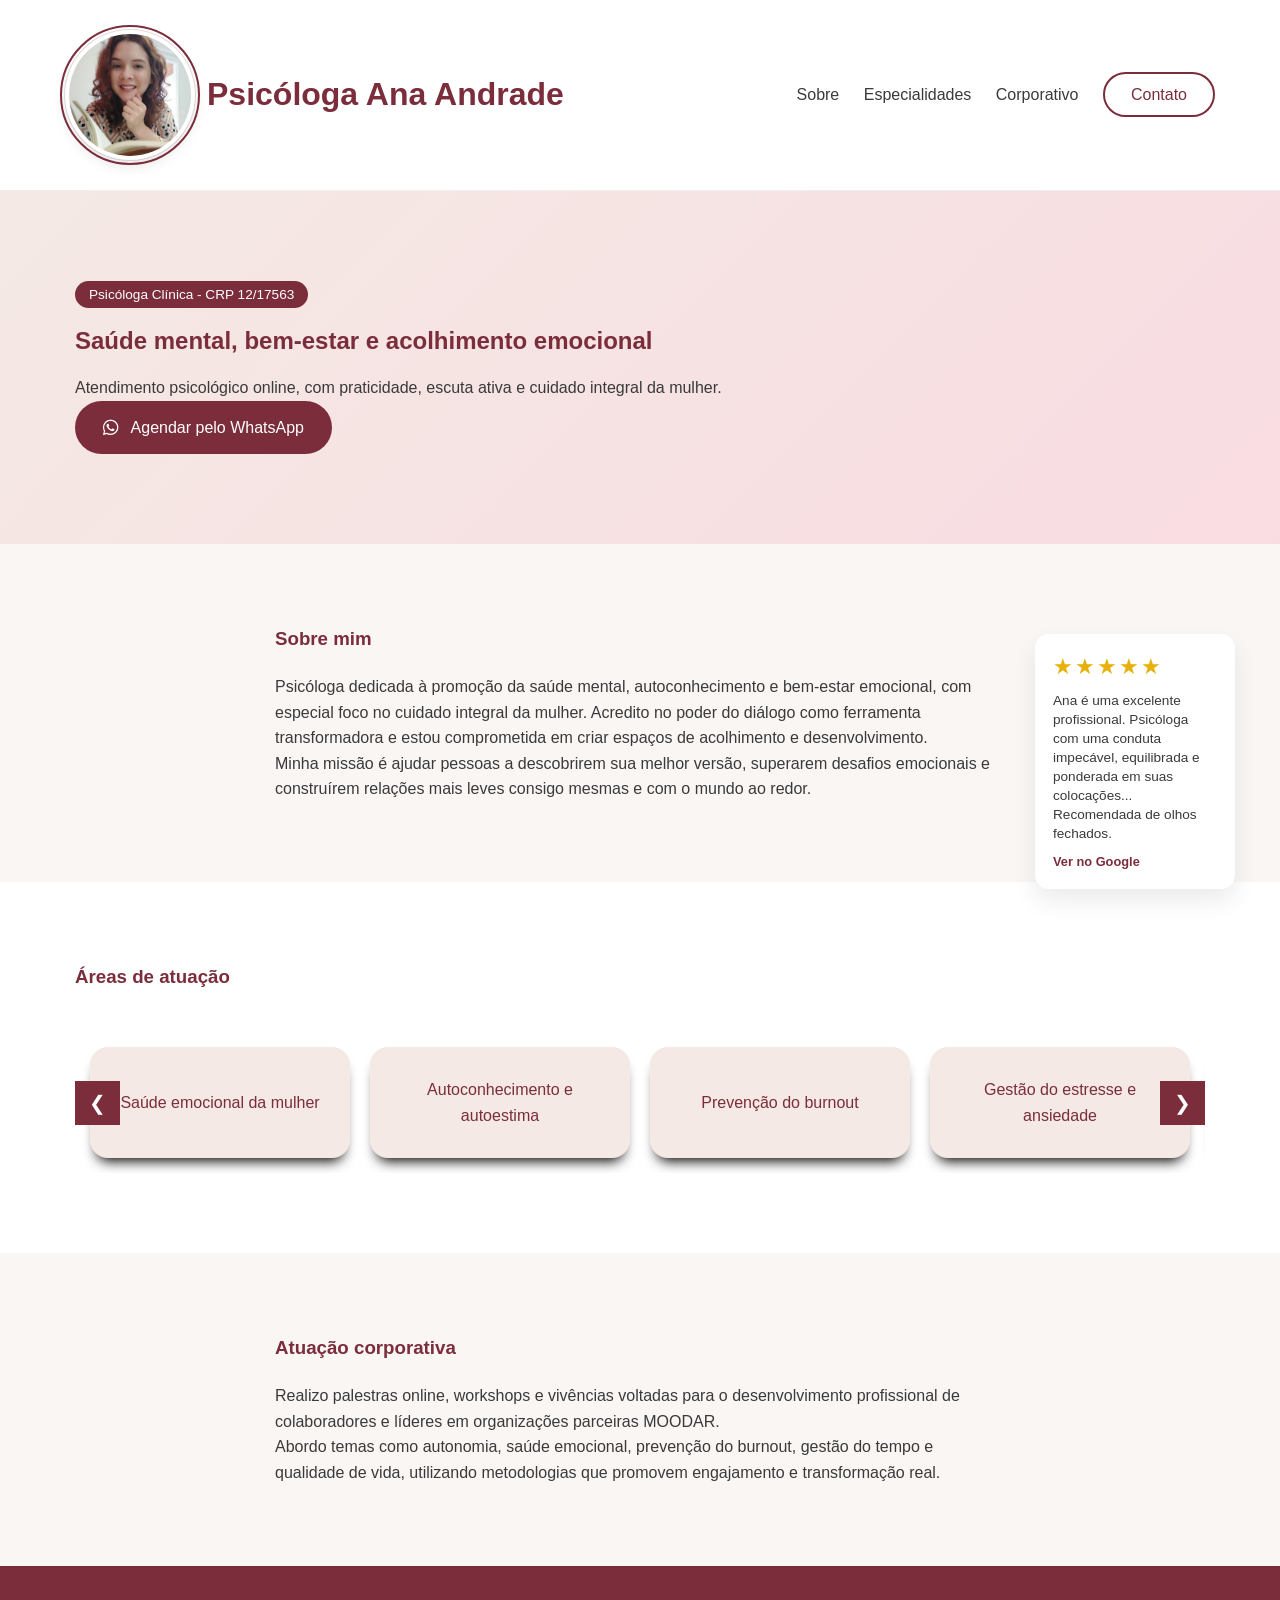
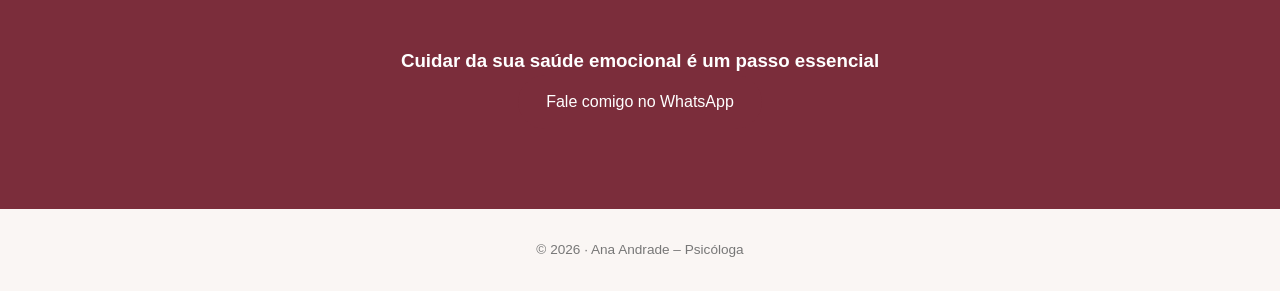
<file: index.html>
<!DOCTYPE html>
<html lang="pt-BR">
<head>
    <!-- Google Tag Manager -->
<script>(function(w,d,s,l,i){w[l]=w[l]||[];w[l].push({'gtm.start':
new Date().getTime(),event:'gtm.js'});var f=d.getElementsByTagName(s)[0],
j=d.createElement(s),dl=l!='dataLayer'?'&l='+l:'';j.async=true;j.src=
'https://www.googletagmanager.com/gtm.js?id='+i+dl;f.parentNode.insertBefore(j,f);
})(window,document,'script','dataLayer','GTM-5P67M3XZ');</script>
<!-- End Google Tag Manager -->
  
  <meta charset="UTF-8" />
  <meta name="viewport" content="width=device-width, initial-scale=1.0" />
  <meta name="description" content="Psicóloga clínica com atendimento online para mulheres. Acolhimento emocional, ansiedade, autoestima e prevenção do burnout.">
  <meta property="og:title" content="Ana Andrade | Psicóloga Clínica">
  <meta property="og:description" content="Atendimento psicológico online com foco na saúde emocional da mulher.">
  <meta property="og:type" content="website">
  <meta property="og:url" content="https://anaandrade-psicologia.com/">
  <meta property="og:image" content="https://anaandrade-psicologia.com/img/ana.png">


  <title>Ana Andrade | Psicóloga</title>
  <link rel="icon" type="image/png" href="favicon.png">
  <link rel="apple-touch-icon" sizes="180x180" href="favicon_io/apple-touch-icon.png">
  <link rel="canonical" href="https://anaandrade-psicologia.com/">
  <link rel="icon" type="image/png" sizes="32x32" href="favicon_io/favicon-32x32.png">
  <link rel="icon" type="image/png" sizes="16x16" href="favicon_io/favicon-16x16.png">
  <link rel="manifest" href="/site.webmanifest">
  <link rel="stylesheet" href="style.css" />
  <link rel="stylesheet" href="https://cdnjs.cloudflare.com/ajax/libs/font-awesome/6.5.0/css/all.min.css">
</head>
<body>

  <!-- Google Tag Manager (noscript) -->
<noscript><iframe src="https://www.googletagmanager.com/ns.html?id=GTM-5P67M3XZ"
height="0" width="0" style="display:none;visibility:hidden"></iframe></noscript>
<!-- End Google Tag Manager (noscript) -->

<header class="header">
  <div class="container">
<div class="brand">
  <img src="ana.png" alt="Ana Andrade Psicóloga" class="brand-photo">
  <h1 class="logo">Psicóloga Ana Andrade</h1>
</div>

    <nav>
      <a href="#sobre">Sobre</a>
      <a href="#especialidades">Especialidades</a>
      <a href="#corporativo">Corporativo</a>
      <a href="contato.html" class="btn-outline">Contato</a>
    </nav>
  </div>
</header>

<section class="hero">
  <div class="container hero-grid">
    <div class="hero-text">
      <span class="tag">Psicóloga Clínica - CRP 12/17563 </span>
      <h2>Saúde mental, bem-estar e acolhimento emocional</h2>
      <p>
        Atendimento psicológico online, com praticidade, escuta ativa e
        cuidado integral da mulher.
      </p>
      <a
        href="https://wa.me/5548996063367"
        target="_blank"
        class="btn-primary"
      >
      <i class="fa-brands fa-whatsapp"></i>
        Agendar pelo WhatsApp
      </a>
    </div>
  </div>
</section>

<section id="sobre" class="section">
  <div class="container narrow">
    <h3>Sobre mim</h3>
    <p>
      Psicóloga dedicada à promoção da saúde mental, autoconhecimento e
      bem-estar emocional, com especial foco no cuidado integral da mulher.
      Acredito no poder do diálogo como ferramenta transformadora e estou
      comprometida em criar espaços de acolhimento e desenvolvimento.
    </p>
    <p>
      Minha missão é ajudar pessoas a descobrirem sua melhor versão,
      superarem desafios emocionais e construírem relações mais leves
      consigo mesmas e com o mundo ao redor.
    </p>

      <!-- REVIEW BOX -->
  <div class="review-float">
    <div class="stars">★★★★★</div>
    <p>
      Ana é uma excelente profissional. Psicóloga com uma conduta impecável,
      equilibrada e ponderada em suas colocações...
      Recomendada de olhos fechados.
    </p>

    <a 
      href="https://www.google.com/search?sca_esv=3379cb34d0679bd3&sxsrf=ANbL-n4u_gncPMuqR0FHEU0vkYH2j4tAqA:1771021724169&si=AL3DRZEsmMGCryMMFSHJ3StBhOdZ2-6yYkXd_doETEE1OR-qOdzDJD5Rd_E27nOmY6ISq2Eoa5RvYeigRALqjjzQDsO2JhdiowMGUH1kb-GRn79OFJAzP0VOZ3kTeZKcuP87H9MUNLb3VFPZjMJmh6IZFqKSe5l_qw%3D%3D&q=Psic%C3%B3loga+-+Ana+Maria+Andrade+Reviews&sa=X&ved=2ahUKEwjhxIiGwteSAxUKq5UCHRamDdUQ0bkNegQIIRAF&biw=1920&bih=919&dpr=1"
      class="ver-review" target="_blank">
      Ver no Google
    </a>
  </div>


  </div>



</section>

<section id="especialidades" class="section alt">
  <div class="container">
    <h3>Áreas de atuação</h3>

    <div class="carousel">
      <button class="carousel-btn prev">&#10094;</button>

      <div class="carousel-track">
        <div class="card">Saúde emocional da mulher</div>
        <div class="card">Autoconhecimento e autoestima</div>
        <div class="card">Prevenção do burnout</div>
        <div class="card">Gestão do estresse e ansiedade</div>
        <div class="card">Qualidade de vida</div>
        <div class="card">Relações interpessoais</div>
      </div>

      <button class="carousel-btn next">&#10095;</button>
    </div>
  </div>
</section>

<section id="corporativo" class="section">
  <div class="container narrow">
    <h3>Atuação corporativa</h3>
    <p>
      Realizo palestras online, workshops e vivências voltadas para o
      desenvolvimento profissional de colaboradores e líderes em
      organizações parceiras MOODAR.
    </p>
    <p>
      Abordo temas como autonomia, saúde emocional, prevenção do burnout,
      gestão do tempo e qualidade de vida, utilizando metodologias que
      promovem engajamento e transformação real.
    </p>
  </div>
</section>

<section class="cta">
  <div class="container">
    <h3>Cuidar da sua saúde emocional é um passo essencial</h3>
    <a
      href="https://wa.me/5548996063367"
      target="_blank"
      class="btn-primary"
    >
      Fale comigo no WhatsApp
    </a>
  </div>
</section>

<footer class="footer">
  <p>© 2026 · Ana Andrade – Psicóloga</p>
</footer>

<script src="script.js"></script>
<script type="application/ld+json">
{
  "@context": "https://schema.org",
  "@type": "Psychologist",
  "name": "Ana Andrade",
  "url": "https://anaandrade-psicologia.com/",
  "areaServed": "BR",
  "availableService": {
    "@type": "MedicalTherapy",
    "name": "Psicoterapia online"
  }
}

</body>
</script>
</html>
</file>
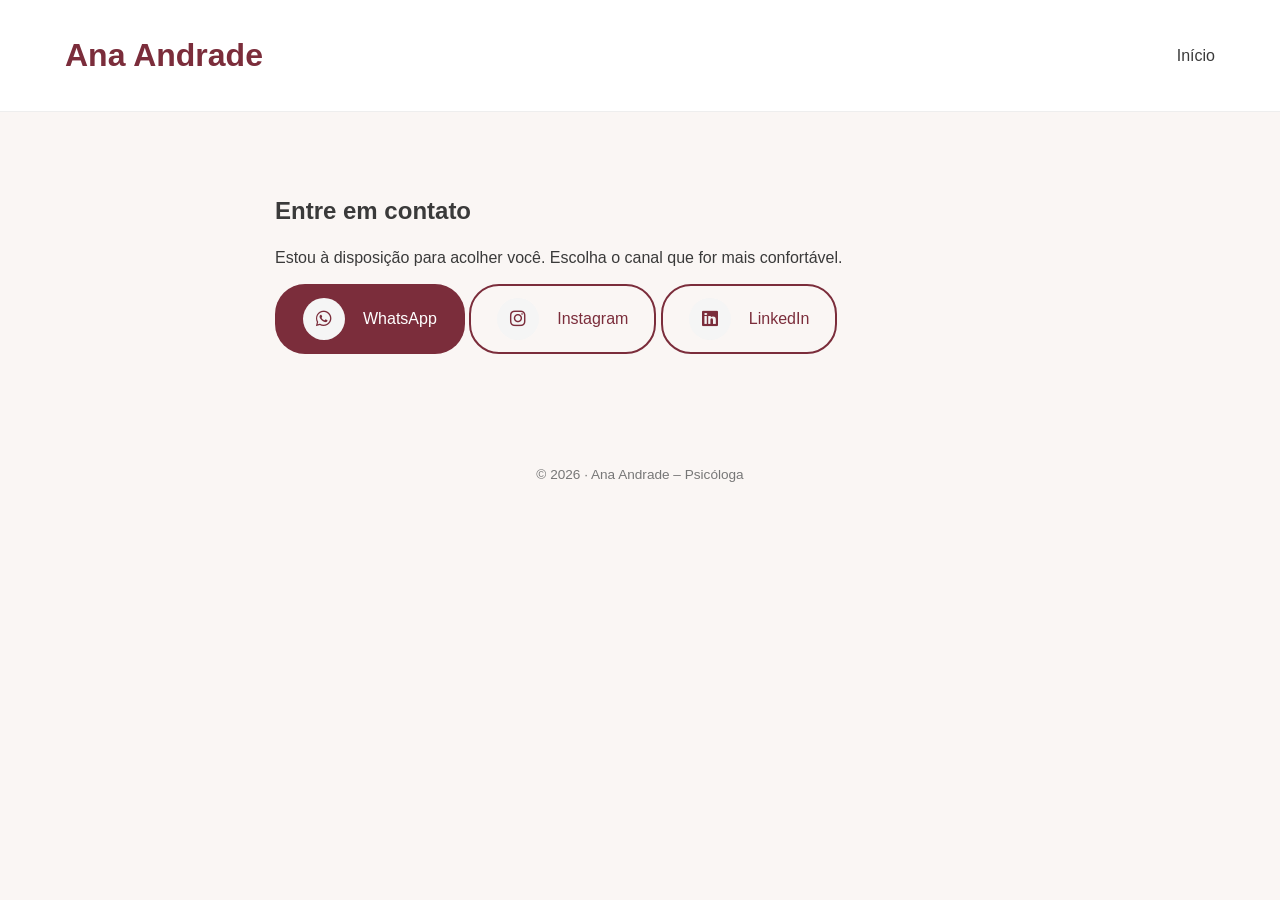
<file: contato.html>
<!DOCTYPE html>
<html lang="pt-BR">
<head>

<!-- Google Tag Manager -->
<script>(function(w,d,s,l,i){w[l]=w[l]||[];w[l].push({'gtm.start':
new Date().getTime(),event:'gtm.js'});var f=d.getElementsByTagName(s)[0],
j=d.createElement(s),dl=l!='dataLayer'?'&l='+l:'';j.async=true;j.src=
'https://www.googletagmanager.com/gtm.js?id='+i+dl;f.parentNode.insertBefore(j,f);
})(window,document,'script','dataLayer','GTM-5P67M3XZ');</script>
<!-- End Google Tag Manager -->
  
  <meta charset="UTF-8" />
  <meta name="viewport" content="width=device-width, initial-scale=1.0" />
  <title>Contato | Ana Andrade</title>
  <link rel="stylesheet" href="style.css" />
  <link rel="stylesheet" href="https://cdnjs.cloudflare.com/ajax/libs/font-awesome/6.5.0/css/all.min.css">

</head>
<body>

<!-- Google Tag Manager (noscript) -->
<noscript><iframe src="https://www.googletagmanager.com/ns.html?id=GTM-5P67M3XZ"
height="0" width="0" style="display:none;visibility:hidden"></iframe></noscript>
<!-- End Google Tag Manager (noscript) -->
  
<header class="header">
  <div class="container">
    <h1 class="logo">Ana Andrade</h1>
    <nav>
      <a href="index.html">Início</a>
    </nav>
  </div>
</header>

<section class="section contato">
  <div class="container narrow social-premium">
    <h2>Entre em contato</h2>
    <p>
      Estou à disposição para acolher você. Escolha o canal que for mais
      confortável.
    </p>

    <div class="contact-links">
      <a
        href="https://wa.me/5548996063367"
        target="_blank"
        class="btn-primary"
      >
      <i class="fa-brands fa-whatsapp"></i>
        WhatsApp
      </a>

      <a
        href="https://www.instagram.com/anaandrade.psico/"
        target="_blank"
        class="btn-outline"
      >
      <i class="fa-brands fa-instagram"></i>
        Instagram
      </a>

      <a
        href="https://www.linkedin.com/in/ana-maria-andrade-95a51915b/"
        target="_blank"
        class="btn-outline"
      >
      <i class="fa-brands fa-linkedin"></i>
        LinkedIn
      </a>
    </div>
  </div>
</section>

<footer class="footer">
  <p>© 2026 · Ana Andrade – Psicóloga</p>
</footer>

</body>
</html>
</file>
<file: style.css>
:root {
  --vinho: #7b2d3b;
  --rosé: #c96a7c;
  --nude: #f4e9e4;
  --bege: #faf6f4;
  --texto: #3a3a3a;
}

* {
  margin: 0;
  padding: 0;
  box-sizing: border-box;
}

body {
  font-family: "Segoe UI", sans-serif;
  color: var(--texto);
  background-color: var(--bege);
  line-height: 1.6;
}

a {
  text-decoration: none;
}

.container {
  width: 90%;
  max-width: 1150px;
  margin: auto;
  /*border-style: solid;
  border-color: blue; */
  padding: 10px;
  position: relative;
}

.narrow {
  max-width: 750px;
}


/* ===== Icones Social Media ===== */
.social-premium {
  display: flex;
  gap: 14px;
  flex-wrap: wrap;
}

.social-premium a {
  display: inline-flex;
  align-items: center;
  gap: 10px;
  text-decoration: none;
  font-weight: 500;
  transition: transform .2s ease, box-shadow .2s ease;
}

/* selo circular */
.social-premium i {
  width: 42px;
  height: 42px;
  border-radius: 50%;
  display: flex;
  align-items: center;
  justify-content: center;
  background: #f5f5f5;
  font-size: 18px;
  transition: background .2s ease, color .2s ease;
}

/* hover elegante */
.social-premium a:hover {
  transform: translateY(-2px);
}

.social-premium a:hover i {
  background: #222;
  color: #fff;
}

.hero-grid .fa-whatsapp {
  color: white;
}

.contact-links .fa-whatsapp {
  color: var(--vinho);
}
/* =====Fim Icones Social Media ===== */

.header {
  background: white;
  border-bottom: 1px solid #eee;
}

.header .container {
  display: flex;
  justify-content: space-between;
  align-items: center;
  padding: 30px 0;
}

.logo {
  color: var(--vinho);
}

.brand {
  display: flex;
  align-items: center;
  gap: 12px;
}

.brand-photo {
  width: 130px;
  height: 130px;
  border-radius: 50%;
  object-fit: cover;
 
  /* aro interno */
  padding: 4px;
  background: #ffffff;

  /* aro externo luxo */
  outline: 2px solid var(--vinho);
  outline-offset: 3px;

  /* profundidade */
  box-shadow:
    0 6px 14px rgba(0, 0, 0, 0.10),
    0 0 0 1px rgba(123, 45, 59, 0.15);
}

nav a {
  margin-left: 20px;
  color: var(--texto);
}

.hero {
  background: linear-gradient(135deg, var(--nude), #f9dce2);
  padding: 80px 0;
}

.hero-text h2 {
  color: var(--vinho);
  margin: 15px 0;
}

.tag {
  background: var(--vinho);
  color: white;
  padding: 6px 14px;
  border-radius: 20px;
  font-size: 0.85rem;
}

.section {
  padding: 70px 0;
}

.section.alt {
  background: white;
}

.section h3 {
  color: var(--vinho);
  margin-bottom: 20px;
}

.btn-primary {
  background: var(--vinho);
  color: white;
  padding: 14px 28px;
  border-radius: 30px;
  display: inline-block;
}

.btn-outline {
  border: 2px solid var(--vinho);
  color: var(--vinho);
  padding: 12px 26px;
  border-radius: 30px;
}

.carousel {
  position: relative;
  overflow: hidden;
  margin-top: 40px;
  padding: 15px;
}

.carousel-track {
  display: flex;
  transition: transform 0.4s ease;
  user-select: none;
  /*border-style: solid;
  border-color: yellow;*/
}

.card {
  min-width: 260px;
  background: var(--nude);
  margin-right: 20px;
  padding: 30px;
  border-radius: 18px;

  display: flex;
  align-items: center;
  justify-content: center;
  text-align: center;

  color: var(--vinho);
  font-weight: 500;
  -webkit-box-shadow: 0px 10px 13px -7px #000000, 5px 5px 15px 5px rgba(0,0,0,0); 
  box-shadow: 0px 10px 13px -7px #000000, 5px 5px 15px 5px rgba(0,0,0,0);
}

.carousel-btn {
  position: absolute;
  top: 50%;
  transform: translateY(-50%);
  background: var(--vinho);
  color: white;
  border: none;
  font-size: 20px;
  padding: 10px 14px;
  cursor: pointer;
  z-index: 10;
}

.carousel-btn.prev {
  left: 0;
}

.carousel-btn.next {
  right: 0;
}

.cta {
  background: var(--vinho);
  color: white;
  text-align: center;
  padding: 70px 20px;
}

.footer {
  text-align: center;
  padding: 30px;
  font-size: 0.85rem;
  color: #777;
}

/*Reviews*/
.review-float {
  position: absolute;
  right: -220px;
  top: 20px;

  width: 200px;
  background: white;
  padding: 18px;
  border-radius: 14px;

  box-shadow: 0 12px 25px rgba(0, 0, 0, 0.08);

  font-size: 0.85rem;
  line-height: 1.4;
}

.review-float .stars {
  color: #e7b10a;
  font-size: 22px;
  letter-spacing: 2px;
  margin-bottom: 8px;
}

.review-float a {
  display: inline-block;
  margin-top: 10px;
  color: var(--vinho);
  font-weight: 600;
  font-size: 0.8rem;
}
/*******End of the reviews*****/

.btn-primary i,
.btn-outline i {
  margin-right: 8px;
  font-size: 18px;
  vertical-align: middle;
}

/* Responsivo */
@media (max-width: 768px) {
  nav {
    display: none;
  }

  .hero {
    text-align: center;
  }

  .card {
    min-width: 160px;
  }

 .brand-photo {
    width: 100px;
    height: 100px;
    outline-offset: 2px;
  }

  /*Review*/
  .review-float {
    position: static;   /* volta ao fluxo normal */
    width: 100%;
    margin-top: 25px;
  }  
}
</file>
